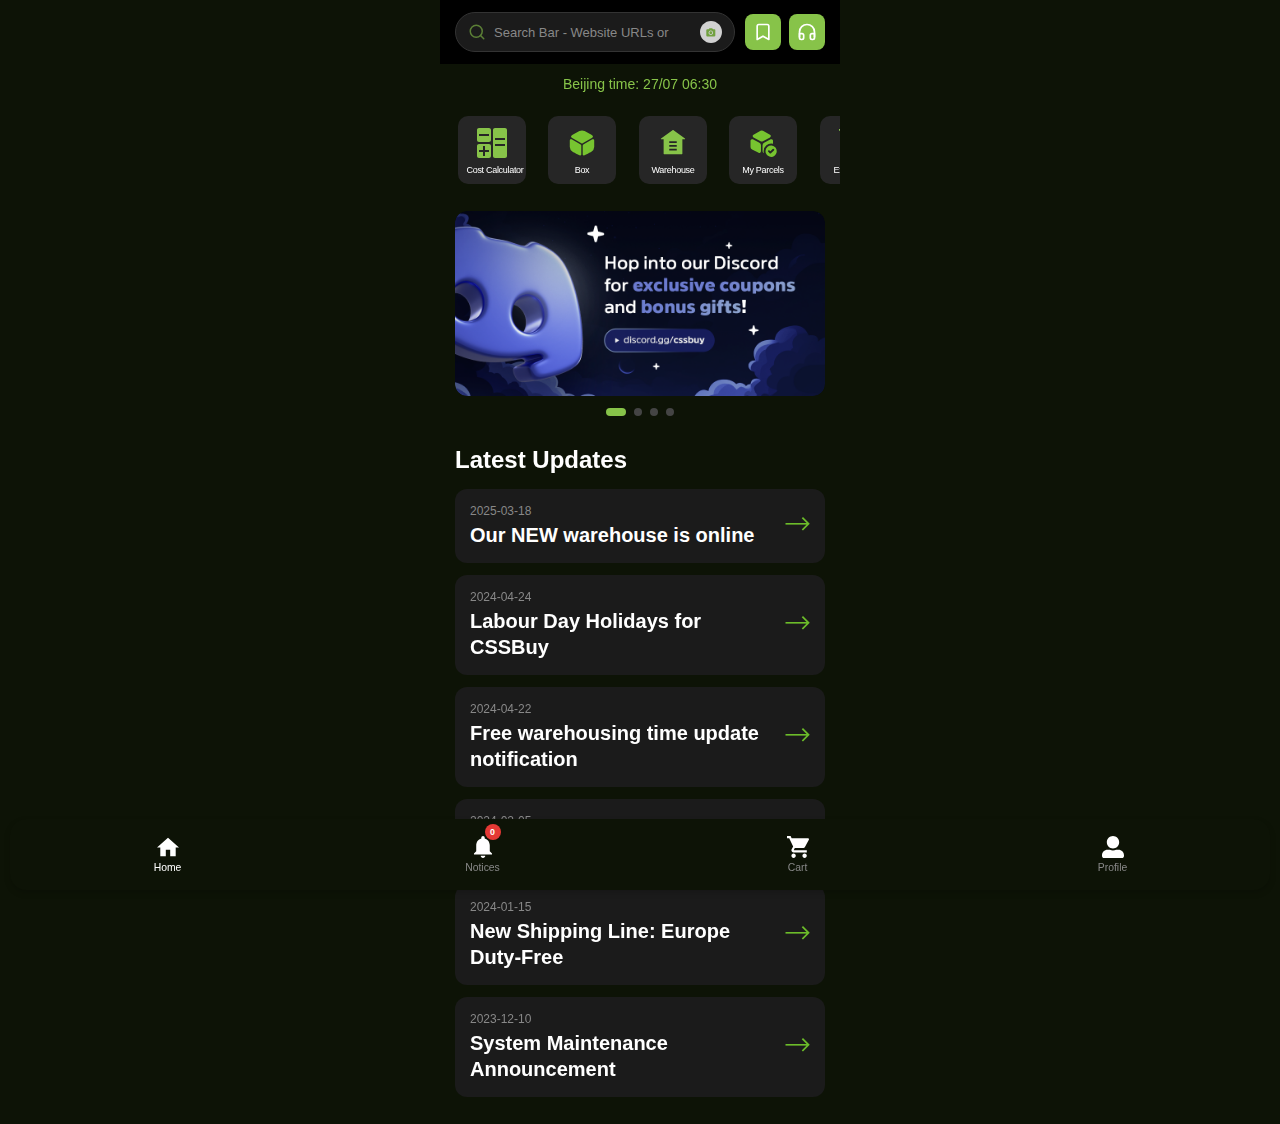
<file: index.html>
<!DOCTYPE html>
<html lang="es">

<head>
    <meta charset="UTF-8">
    <meta name="viewport" content="width=device-width, initial-scale=1.0, maximum-scale=1.0, user-scalable=no">
    <title>CSSbuy - Home</title>
    <link rel="icon" type="image/x-icon" href="media/favicon.ico">
    <link rel="stylesheet" href="home.css">
</head>

<body>
    <div class="mobile-container">
        <!-- Header con búsqueda -->
        <header class="home-header">
            <div class="search-container">
                <img src="media/search.svg" alt="Search" class="search-icon">
                <input type="text" placeholder="Search Bar - Website URLs or" class="search-input" readonly>
                <img src="media/came.svg" alt="Camera" class="camera-icon">
            </div>
            <div class="header-actions">
                <button class="header-btn bookmark-btn">
                    <img src="media/bookmark.svg" alt="Bookmark">
                </button>
                <button class="header-btn support-btn">
                    <img src="media/headphones.svg" alt="Support">
                </button>
            </div>
        </header>

        <!-- Beijing Time -->
        <div class="beijing-time">
            <span>Beijing time: <span id="beijing-time">21/01 23:35</span></span>
        </div>

        <main>
            <!-- Action Buttons Grid -->
            <section class="action-grid">
                <div class="card">
                    <div class="imgcontent">
                        <img src="svg-home/calculator (1).svg" alt="">
                        <span class="text">Cost Calculator</span>
                    </div>
                </div>

                <div class="card">
                    <div class="imgcontent">
                        <img src="svg-home/pending.svg" alt="">
                        <span class="text">Box</span>
                    </div>
                </div>

                <div class="card">
                    <div class="imgcontent">
                        <img src="svg-home/cku.svg" alt="">
                        <span class="text">Warehouse</span>
                    </div>
                </div>

                <div class="card">
                    <div class="imgcontent">
                        <img src="svg-home/parclels.svg" alt="">
                        <span class="text">My Parcels</span>
                    </div>
                </div>

                <div class="card">
                    <div class="imgcontent">
                        <img src="svg-home/cart.svg" alt="">
                        <span class="text">Expert Buy</span>
                    </div>
                </div>

                <div class="card">
                    <div class="imgcontent">
                        <img src="svg-home/discord.svg" alt="">
                        <span class="text">Discord</span>
                    </div>
                </div>
            </section>

            <!-- Carousel -->
            <section class="carousel-section">
                <div class="carousel-container">
                    <div class="carousel-track">
                        <div class="carousel-slide">
                            <img src="home-img-carrusel/cssbuy-20241217112504_977.png" alt="Promo 1">
                        </div>
                        <div class="carousel-slide">
                            <img src="home-img-carrusel/cssbuy-20250306114638_406.png" alt="Promo 2">
                        </div>
                        <div class="carousel-slide">
                            <img src="home-img-carrusel/cssbuy-20250306114806_578.png" alt="Promo 3">
                        </div>
                        <div class="carousel-slide">
                            <img src="home-img-carrusel/cssbuy-20250619120350_522.png" alt="Promo 4">
                        </div>
                    </div>
                </div>
                <div class="carousel-dots">
                    <span class="dot active"></span>
                    <span class="dot"></span>
                    <span class="dot"></span>
                    <span class="dot"></span>
                </div>
            </section>

            <!-- Latest Updates -->
            <section class="updates-section">
                <h2 class="updates-title">Latest Updates</h2>

                <div class="update-card">
                    <div class="update-content">
                        <span class="update-date">2025-03-18</span>
                        <h3 class="update-headline">Our NEW warehouse is online</h3>
                    </div>
                    <div class="">
                        <img src="media/rightlv.webp" alt="Arrow">
                    </div>
                </div>

                <div class="update-card">
                    <div class="update-content">
                        <span class="update-date">2024-04-24</span>
                        <h3 class="update-headline">Labour Day Holidays for CSSBuy</h3>
                    </div>
                    <div class="">
                        <img src="media/rightlv.webp" alt="Arrow">
                    </div>
                </div>

                <div class="update-card">
                    <div class="update-content">
                        <span class="update-date">2024-04-22</span>
                        <h3 class="update-headline">Free warehousing time update notification</h3>
                    </div>
                    <div class="">
                        <img src="media/rightlv.webp" alt="Arrow">
                    </div>
                </div>

                <div class="update-card">
                    <div class="update-content">
                        <span class="update-date">2024-02-05</span>
                        <h3 class="update-headline">Spring Festival Holiday Notice</h3>
                    </div>
                    <div class="">
                        <img src="media/rightlv.webp" alt="Arrow">
                    </div>
                </div>

                <div class="update-card">
                    <div class="update-content">
                        <span class="update-date">2024-01-15</span>
                        <h3 class="update-headline">New Shipping Line: Europe Duty-Free</h3>
                    </div>
                    <div class="">
                        <img src="media/rightlv.webp" alt="Arrow">
                    </div>
                </div>

                <div class="update-card">
                    <div class="update-content">
                        <span class="update-date">2023-12-10</span>
                        <h3 class="update-headline">System Maintenance Announcement</h3>
                    </div>
                    <div class="">
                        <img src="media/rightlv.webp" alt="Arrow">
                    </div>
                </div>
            </section>
        </main>

        <!-- Bottom Navigation -->
        <bottom-nav active="home"></bottom-nav>
    </div>

    <script src="components/bottom-nav.js"></script>
    <script src="home.js"></script>
</body>

</html>
</file>
<file: home.css>
:root {
    --bg-black: #0D1306;
    --card-bg: #1a1a1a;
    --header-gradient: #000000;
    --profile-bg: #262626;
    --primary-green: #87C349;
    --text-white: #ffffff;
    --text-gray: #888888;
    --btn-gray: #4a4a4a;
    --border-color: #333333;
}

* {
    margin: 0;
    padding: 0;
    box-sizing: border-box;
    font-family: "sfR", "Inter", sans-serif !important;
}

body {
    background-color: #0D1306;
    color: var(--text-white);
    display: flex;
    justify-content: center;
    min-height: 100vh;
}

.mobile-container {
    width: 100%;
    max-width: 400px;
    background-color: #0D1306;
    min-height: 100vh;
}

/* Home Header */
.home-header {
    background: var(--header-gradient);
    padding: 12px 15px;
    display: flex;
    align-items: center;
    gap: 10px;
}

.search-container {
    flex: 1;
    display: flex;
    align-items: center;
    background: #1B1B1B;
    border: 1px solid #333;
    border-radius: 20px;
    padding: 8px 12px;
    gap: 8px;
}

.search-icon {
    width: 18px;
    height: 18px;
    opacity: 0.6;
}

.search-input {
    flex: 1;
    background: transparent;
    border: none;
    color: var(--text-gray);
    font-size: 13px;
    outline: none;
}

.search-input::placeholder {
    color: var(--text-gray);
}

.camera-icon {
    width: 22px;
    height: 22px;
    opacity: 0.8;
}

.header-actions {
    display: flex;
    gap: 8px;
}

.header-btn {
    width: 36px;
    height: 36px;
    background: var(--primary-green);
    border: none;
    border-radius: 8px;
    display: flex;
    align-items: center;
    justify-content: center;
    cursor: pointer;
}

.header-btn img {
    width: 20px;
    height: 20px;
    filter: brightness(0) invert(1);
}

/* Beijing Time */
.beijing-time {
    text-align: center;
    padding: 12px;
    color: var(--primary-green);
    font-size: 14px;
}

/* Action Grid */
.action-grid {
    white-space: nowrap;
    width: 100%;
    padding: 12px 0 0px;
    height: 92px;
    overflow: auto;
    background: #0D1306;
}

.card {
    width: 68px;
    height: 68px;
    margin-left: 18px;
    background-color: #262626;
    border-radius: 10px;
    text-align: center;
    display: inline-block;
}

.text {
    margin-top: 5px;
    height: 15px;
    font-size: 12px;
    font-weight: 500;
    letter-spacing: -0.4px;
    transform: scale(0.75);
    display: block;
}

.imgcontent {

    width: 100%;
    padding: 12px 0 0;
    margin: 0px 0 5px;
}

.imgcontent img {
    width: 30px;
    height: 30px;
    margin: 0 auto;
    padding: 0;
    display: block;
}

.action-item {
    display: flex;
    flex-direction: column;
    align-items: center;
    text-decoration: none;
    color: var(--text-white);
    cursor: pointer;
}

.action-icon-box {
    width: 55px;
    height: 55px;
    border: 2px solid var(--primary-green);
    border-radius: 12px;
    display: flex;
    align-items: center;
    justify-content: center;
    margin-bottom: 8px;
    transition: all 0.2s ease;
}

.action-icon-box img {
    width: 28px;
    height: 28px;
}

.action-item span {
    font-size: 11px;
    color: var(--text-white);
    text-align: center;
}

/* Carousel Section */
.carousel-section {
    padding: 15px;
}

.carousel-container {
    width: 100%;
    overflow: hidden;
    border-radius: 12px;
}

.carousel-track {
    display: flex;
    transition: transform 0.5s ease;
}

.carousel-slide {
    min-width: 100%;
    display: flex;
    align-items: center;
    justify-content: center;
}

.carousel-slide img {
    width: 100%;
    height: auto;
    border-radius: 12px;
    object-fit: cover;
}

.carousel-dots {
    display: flex;
    justify-content: center;
    gap: 8px;
    margin-top: 12px;
}

.dot {
    width: 8px;
    height: 8px;
    background: #444;
    border-radius: 50%;
    cursor: pointer;
    transition: all 0.3s ease;
}

.dot.active {
    background: var(--primary-green);
    width: 20px;
    border-radius: 4px;
}

/* Updates Section */
.updates-section {
    padding: 15px;
}

.updates-title {
    font-size: 24px;
    font-weight: 600;
    margin-bottom: 15px;
    color: var(--text-white);
}

.update-card {
    background: #1B1B1B;
    border-radius: 12px;
    padding: 15px;
    margin-bottom: 12px;
    display: flex;
    align-items: center;
    position: relative;
    cursor: pointer;
    transition: background 0.2s ease;
}

.update-card:hover {
    background: #252525;
}

.update-content {
    flex: 1;
}

.update-date {
    font-size: 12px;
    color: var(--text-gray);
    display: block;
    margin-bottom: 4px;
}

.update-headline {
    font-size: 20px;
    font-weight: bolder;
    color: var(--text-white);
    line-height: 1.3;
}

.update-arrow {
    width: 30px;
    height: 30px;
    display: flex;
    align-items: center;
    justify-content: center;
}

.update-arrow img {
    width: 20px;
    height: 20px;
}

.update-icon {
    width: 45px;
    height: 45px;
    position: absolute;
    right: 50px;
    top: 50%;
    transform: translateY(-50%);
    object-fit: contain;
}

/* Bottom Nav */
.bottom-nav {
    position: fixed;
    bottom: 10px;
    left: 0;
    right: 0;
    margin: 0 auto;
    z-index: 998;
    width: calc(100% - 20px);
    height: 71px;
    background: #0D1306;
    display: flex;
    justify-content: space-around;
    /* Distribuye los items equitativamente */
    align-items: center;
    /* Centra verticalmente los nav-items */
    border-radius: 16px;
    box-sizing: border-box;
    overflow: visible;
    /* Cambiado a visible para que el icono activo pueda sobresalir */
    box-shadow: 0px 3px 6px 0px rgba(0, 0, 0, 0.16);
}

.nav-item {
    color: var(--text-gray);
    font-size: 0.65rem;
    position: relative;
    cursor: pointer;
    flex: 1;
    display: flex;
    flex-direction: column;
    align-items: center;
    justify-content: center;
    /* Centra contenido verticalmente */
    height: 100%;
    /* Ocupa todo el alto de la barra */
}

.nav-item i {
    font-size: 20px;
    /* Tamaño del icono */
    display: flex;
    justify-content: center;
    align-items: center;
    height: 32px;
    /* Altura fija para el contenedor del icono */
    margin-bottom: 4px;
    transition: all 0.3s ease;
    /* Suaviza el cambio al estado activo */
}

.nav-icon {
    width: 22px;
    height: 22px;
    display: block;
    margin-bottom: 4px;
    transition: all 0.3s ease;
}

.nav-item.active-nav {
    color: #ffffff;
    /* O var(--text-white) */
}





.badge {
    position: absolute;
    top: 5px;
    /* Ajustado para que no flote tanto */
    right: 50%;
    transform: translateX(18px);
    /* Ajustado según el nuevo ancho */
    background: #e53935;
    color: white;
    font-size: 0.55rem;
    min-width: 16px;
    height: 16px;
    padding: 0 4px;
    border-radius: 8px;
    display: flex;
    align-items: center;
    justify-content: center;
    font-weight: 600;
    z-index: 10;
}

/* Mobile responsive */
@media (max-width: 400px) {
    .mobile-container {
        max-width: 100%;
    }

    .bottom-nav {
        max-width: 100%;
        width: calc(100% - 20px);
    }
}
</file>
